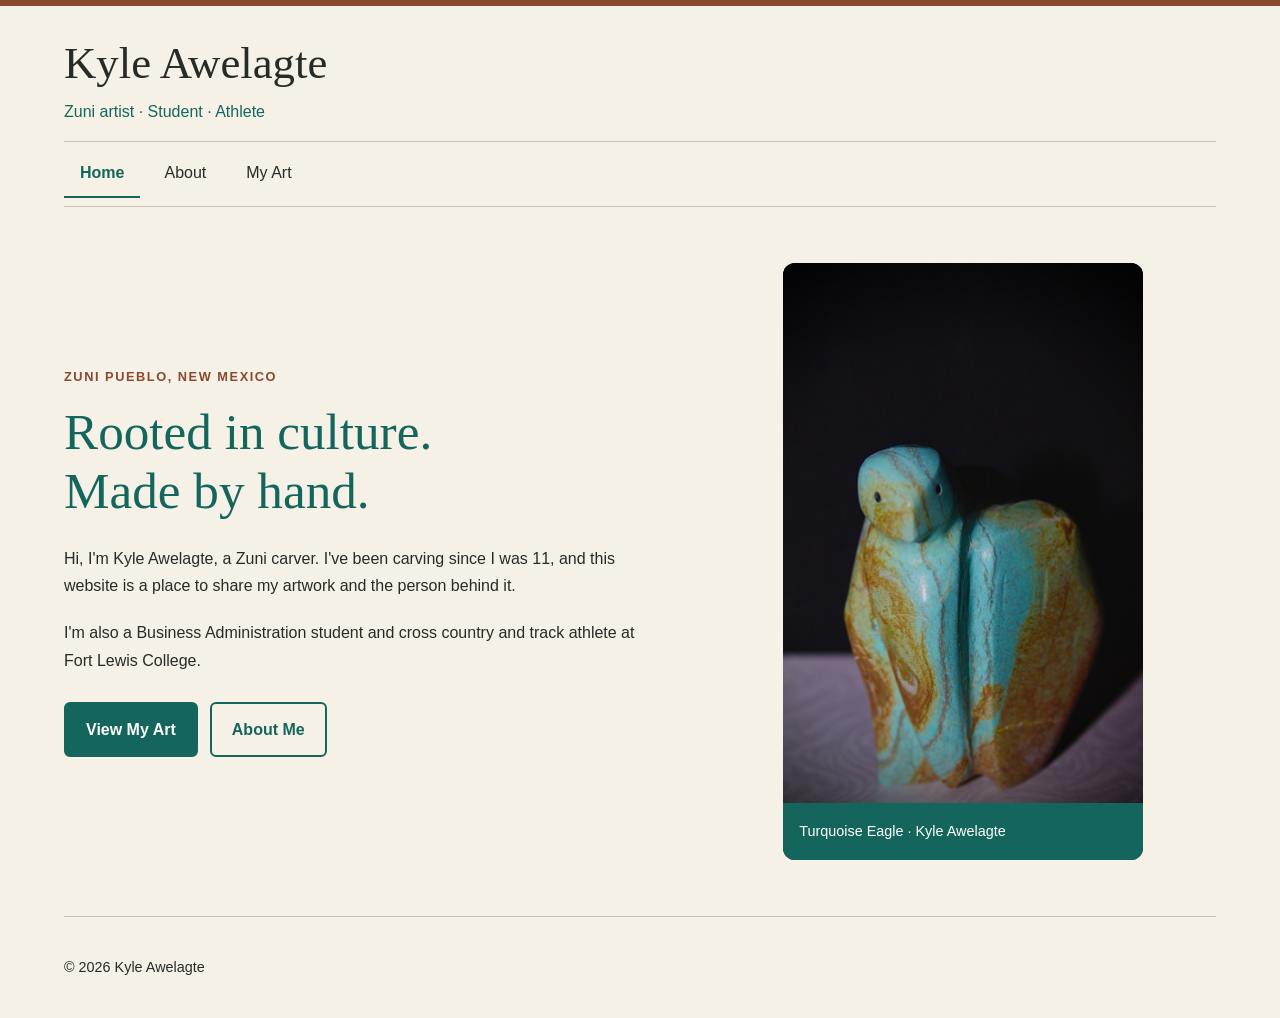
<file: index.html>
<!DOCTYPE html>
<html lang="en">
<head>
  <meta charset="utf-8">

  <meta name="viewport"
        content="width=device-width, initial-scale=1.0">


  <title>Kyle Awelagte | Zuni Art &amp; Personal Portfolio</title>

  <meta name="description"
        content="Explore Kyle Awelagte's artwork, background,
                 and interests as a Zuni carver, student, and runner.">

  <link rel="stylesheet" href="styles.css">
</head>

<body>
  <a class="skip-link" href="#main-content">
    Skip to content
  </a>

  <div id="wrapper">

    <header>
      <h1>Kyle Awelagte</h1>
      <p>Zuni artist · Student · Athlete</p>
    </header>

<nav aria-label="Main navigation">
  <ul>
    <li><a href="index.html" aria-current="page">Home</a></li>
    <li><a href="about.html">About</a></li>
    <li><a href="art.html">My Art</a></li>
  </ul>
</nav>
    <main id="main-content" tabindex="-1">

  
  <section class="home-hero">

    <div class="hero-copy">
      <p class="eyebrow">Zuni Pueblo, New Mexico</p>

      <h2>Rooted in culture. Made by hand.</h2>

      <p>
        Hi, I'm Kyle Awelagte, a Zuni carver.
        I've been carving since I was 11, and this
        website is a place to share my artwork
        and the person behind it.
      </p>

      <p>
        I'm also a Business Administration student
        and cross country and track athlete at
        Fort Lewis College.
      </p>

      <div class="hero-actions">
        <a class="button" href="art.html">
          View My Art
        </a>

        <a class="button button-secondary" href="about.html">
          About Me
        </a>
      </div>
    </div>

    
    <figure class="hero-art">
      <img
        src="images/carving-1.jpeg"
        alt="Turquoise eagle carving with blue-green color, golden-brown markings, and dark eyes."
        width="724"
        height="1086">

      <figcaption>
        Turquoise Eagle · Kyle Awelagte
      </figcaption>
    </figure>

  </section>

</main>
    <footer>
      <p>&copy; 2026 Kyle Awelagte</p>
    </footer>

    </div>
</body>
</html>
</file>
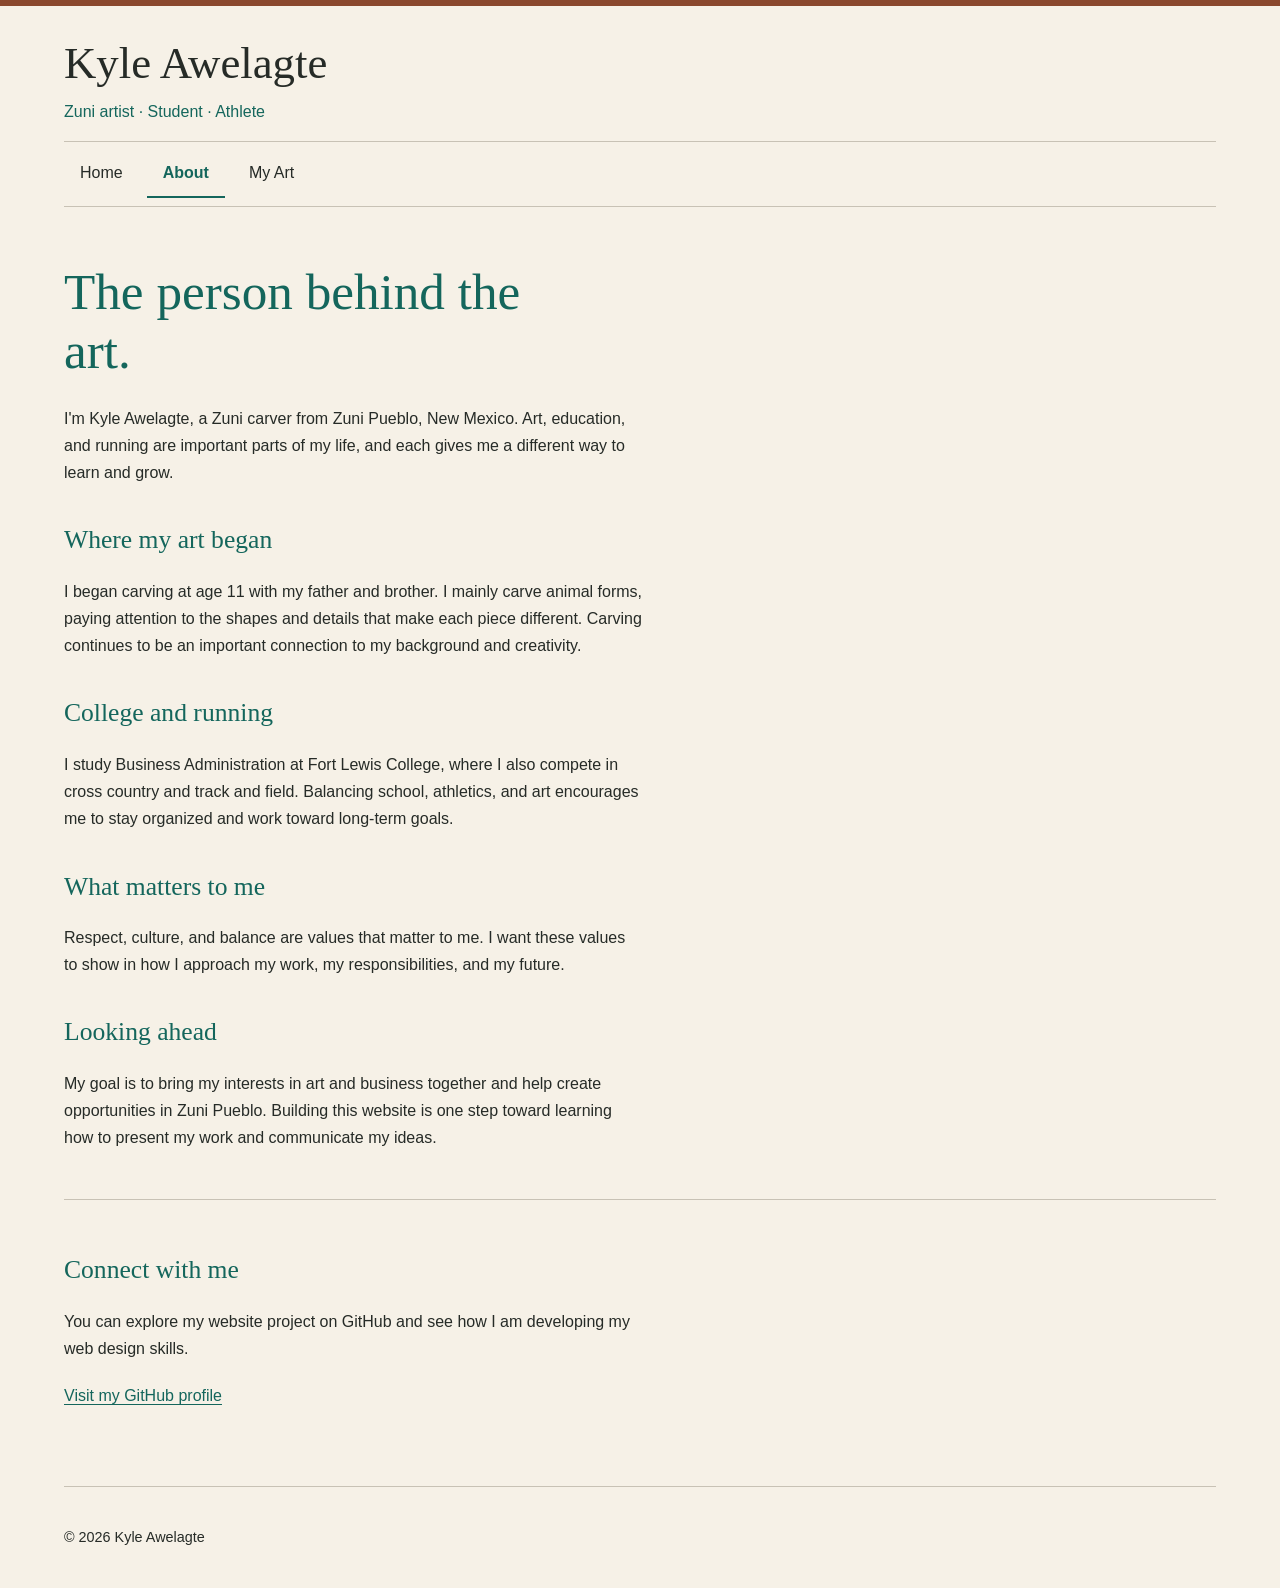
<file: about.html>
<!DOCTYPE html>
<html lang="en">
<head>
  <meta charset="utf-8">

  <meta name="viewport"
        content="width=device-width, initial-scale=1.0">

  <title>About | Kyle Awelagte</title>

  <meta name="description"
        content="Learn about Kyle Awelagte's background in Zuni
                 carving, business studies, athletics, and future goals.">

  <link rel="stylesheet" href="styles.css">
</head>

<body>
  
<a class="skip-link" href="#main-content">
  Skip to content
</a>
  <div id="wrapper">

    <header>
      <h1>Kyle Awelagte</h1>
      <p>Zuni artist · Student · Athlete</p>
    </header>

    
    <nav aria-label="Main navigation">
      <ul>
        <li><a href="index.html">Home</a></li>
        <li><a href="about.html" aria-current="page">About</a></li>
        <li><a href="art.html">My Art</a></li>
      </ul>
    </nav>

    <main id="main-content" tabindex="-1">
      
      <section>
        <h2>The person behind the art.</h2>

        <p>
          I'm Kyle Awelagte, a Zuni carver from Zuni Pueblo,
          New Mexico. Art, education, and running are important
          parts of my life, and each gives me a different way
          to learn and grow.
        </p>

        <h3>Where my art began</h3>

        <p>
          I began carving at age 11 with my father and brother.
          I mainly carve animal forms, paying attention to
          the shapes and details that make each piece different.
          Carving continues to be an important connection
          to my background and creativity.
        </p>

        <h3>College and running</h3>

        <p>
          I study Business Administration at Fort Lewis College,
          where I also compete in cross country and track and field.
          Balancing school, athletics, and art encourages me
          to stay organized and work toward long-term goals.
        </p>

        <h3>What matters to me</h3>

        <p>
          Respect, culture, and balance are values that matter
          to me. I want these values to show in how I approach
          my work, my responsibilities, and my future.
        </p>

        <h3>Looking ahead</h3>

        <p>
          My goal is to bring my interests in art and business
          together and help create opportunities in Zuni Pueblo.
          Building this website is one step toward learning
          how to present my work and communicate my ideas.
        </p>
      </section>

      
      <section id="contact">
        <h3>Connect with me</h3>

        <p>
          You can explore my website project on GitHub
          and see how I am developing my web design skills.
        </p>

        <p>
          <a href="https://github.com/KyleAwelagte">
            Visit my GitHub profile
          </a>
        </p>
      </section>
    </main>

    <footer>
      <p>&copy; 2026 Kyle Awelagte</p>
    </footer>

  </div>
</body>
</html>
</file>
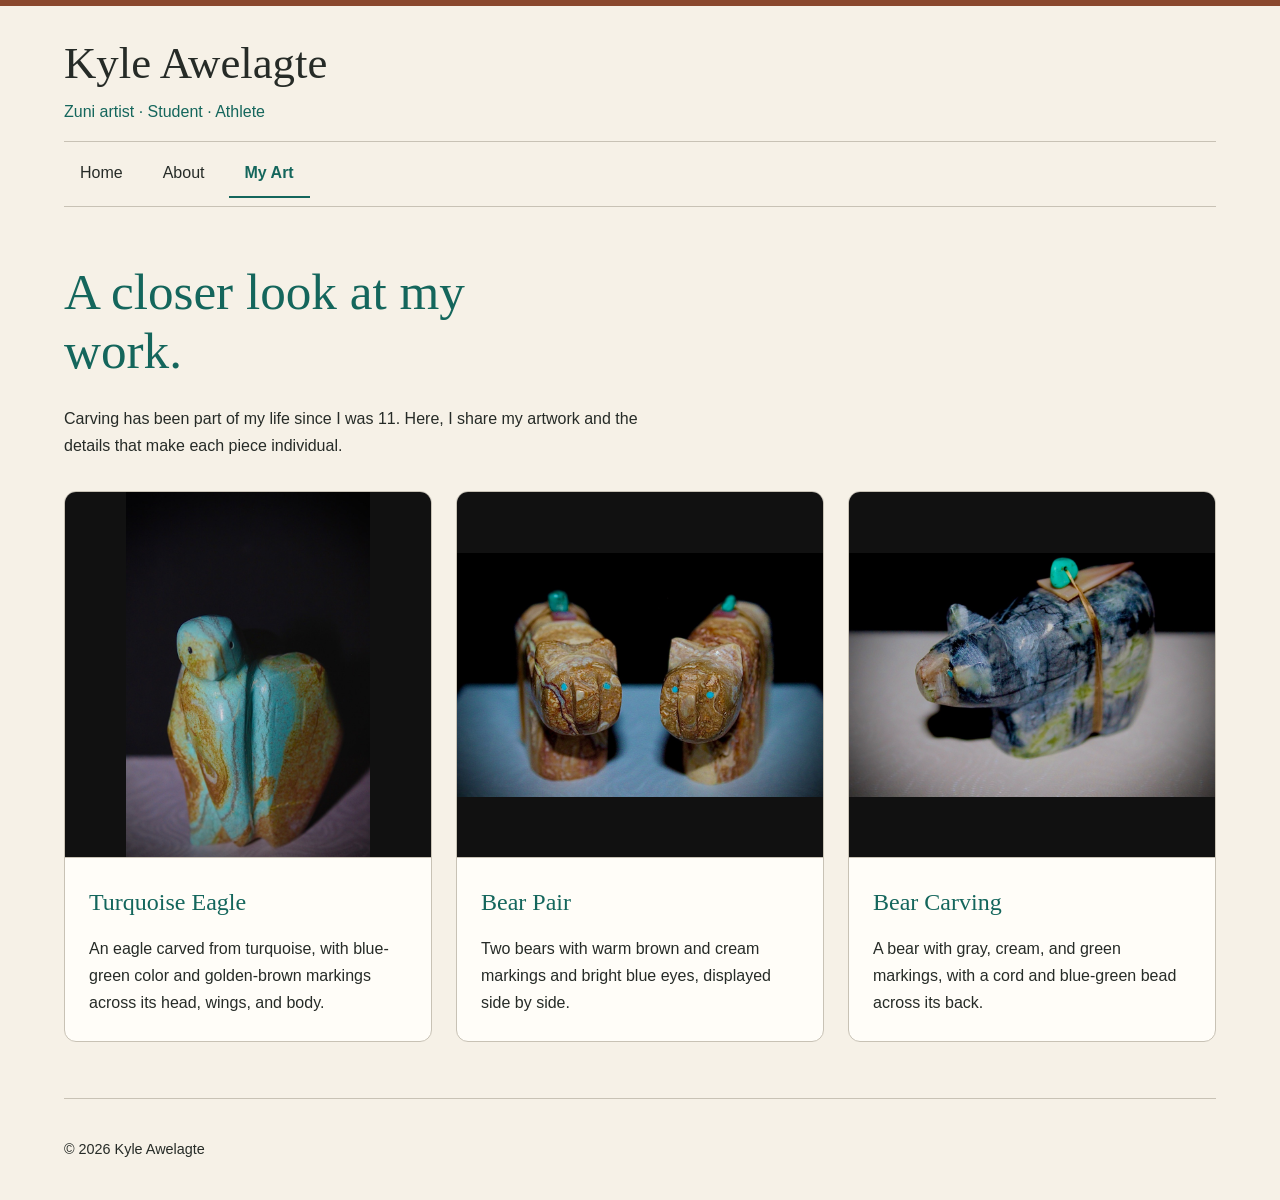
<file: art.html>
<!DOCTYPE html>
<html lang="en">
<head>
  <meta charset="utf-8">
  <meta name="viewport"
        content="width=device-width, initial-scale=1.0">

  <title>My Art | Kyle Awelagte</title>

  <meta name="description"
        content="Explore carvings by Kyle Awelagte,
                 a Zuni artist from Zuni Pueblo, New Mexico.">

  <link rel="stylesheet" href="styles.css">
</head>

<body>
  <a class="skip-link" href="#main-content">
    Skip to content
  </a>

  <div id="wrapper">

    <header>
      <h1>Kyle Awelagte</h1>
      <p>Zuni artist · Student · Athlete</p>
    </header>

    
    <nav aria-label="Main navigation">
      <ul>
        <li><a href="index.html">Home</a></li>
        <li><a href="about.html">About</a></li>
        <li><a href="art.html" aria-current="page">My Art</a></li>
      </ul>
    </nav>

<main id="main-content" tabindex="-1">
        <section>
        <h2>A closer look at my work.</h2>

        <p>
          Carving has been part of my life since I was 11.
          Here, I share my artwork and the details that
          make each piece individual.
        </p>

        
        <div class="art-gallery">

          <figure class="art-card">
            <img
  class="art-photo"
  src="images/carving-1.jpeg"
  alt="Blue-green carving with golden-brown markings, a rounded head, and dark eyes."
  width="724"
  height="1086">

            <figcaption>
  <h3>Turquoise Eagle</h3>
  
  <p>
    An eagle carved from turquoise, with blue-green color
    and golden-brown markings across its head, wings,
    and body.
  </p>
</figcaption>
          </figure>

          <figure class="art-card">
            <img
  class="art-photo"
  src="images/carving-2.jpeg"
alt="Turquoise eagle carving with blue-green color, golden-brown markings, and dark eyes."  width="1086"
  height="724"
  loading="lazy">

            <figcaption>
  <h3>Bear Pair</h3>
  <p>
    Two bears with warm brown and cream markings
    and bright blue eyes, displayed side by side.
  </p>
</figcaption>
          </figure>

          <figure class="art-card">
            <img
  class="art-photo"
  src="images/carving-3.jpeg"
alt="Two brown bear carvings with cream markings and bright blue eyes, facing forward."  width="1086"
  height="724"
  loading="lazy">

            <figcaption>
  <h3>Bear Carving</h3>
  <p>
    A bear with gray, cream, and green markings,
    with a cord and blue-green bead across its back.
  </p>
</figcaption>
          </figure>

        </div>
            </section>
    </main>

    <footer>
      <p>&copy; 2026 Kyle Awelagte</p>
    </footer>

  </div>
</body>
</html>
</file>
<file: styles.css>
:root {
  --background: #f6f1e7;
  --text: #262b27;
  --teal: #14665c;
  --clay: #8a482e;
  --border: #c8c2b5;
}

* {
  box-sizing: border-box;
}


body {
  margin: 0;
  background-color: var(--background);
  color: var(--text);
  font-family: Arial, Helvetica, sans-serif;
  font-size: 100%;
  line-height: 1.7;
  border-top: 6px solid var(--clay);
}

#wrapper {
  width: 90%;
  max-width: 1152px;
  margin: 0 auto;
}

header {
  padding: 2rem 0 1rem;
}

h1,
h2 {
  font-family: Georgia, "Times New Roman", serif;
  font-weight: normal;
  line-height: 1.15;
}

h1 {
  margin: 0;
  font-size: 2.8rem;
}

header p {
  margin: 0.5rem 0 0;
  color: var(--teal);
}


nav {
  border-top: 1px solid var(--border);
  border-bottom: 1px solid var(--border);
}

nav ul {
  display: flex;
  flex-wrap: wrap;
  gap: 0.5rem;
  list-style: none;
  margin: 0;
  padding: 0.5rem 0;
}

nav a {
  display: block;
  min-height: 44px;
  padding: 0.6rem 1rem;
  color: var(--text);
  text-decoration: none;
  border-bottom: 2px solid transparent;
}

nav a:hover,
nav a[aria-current="page"] {
  color: var(--teal);
  border-bottom-color: var(--teal);
}

nav a[aria-current="page"] {
  font-weight: bold;
}

main {
  padding: 3.5rem 0;
}

main h2 {
  max-width: 18ch;
  margin: 0 0 1.5rem;
  color: var(--teal);
  font-size: 3.2rem;
}

main p {
  max-width: 65ch;
  margin-bottom: 1.25rem;
}

img {
  max-width: 100%;
  height: auto;
}

footer {
  padding: 1.5rem 0;
  border-top: 1px solid var(--border);
  font-size: 0.9rem;
}


a:focus-visible {
  outline: 3px solid var(--clay);
  outline-offset: 4px;
}


@media (max-width: 600px) {
  h1 {
    font-size: 2.2rem;
  }

  main h2 {
    font-size: 2.4rem;
  }

  main {
    padding: 2.5rem 0;
  }
}

main h3 {
  margin: 2rem 0 0.75rem;
  color: var(--teal);
  font-family: Georgia, "Times New Roman", serif;
  font-size: 1.6rem;
  font-weight: normal;
}


main a {
  color: var(--teal);
  text-underline-offset: 0.2em;
}


#contact {
  margin-top: 3rem;
  padding-top: 1rem;
  border-top: 1px solid var(--border);
}

.art-gallery {
  display: grid;
  grid-template-columns: minmax(0, 1fr);
  gap: 1.5rem;
  margin-top: 2rem;
}


.art-card {
  margin: 0;
  overflow: hidden;
  background-color: #fffdf8;
  border: 1px solid var(--border);
  border-radius: 12px;
}


.photo-placeholder {
  display: grid;
  place-items: center;
  aspect-ratio: 4 / 3;
  padding: 1rem;
  background-color: #e8dece;
  color: var(--teal);
  border-bottom: 1px solid var(--border);
}

.photo-placeholder span {
  font-family: Georgia, "Times New Roman", serif;
  font-size: 2rem;
}


.art-card figcaption {
  padding: 1.5rem;
}

.art-card h3 {
  margin: 0 0 0.5rem;
  font-size: 1.5rem;
}

.art-card p {
  margin: 0.75rem 0 0;
}

.art-card .art-material {
  color: var(--clay);
  font-size: 0.9rem;
}


@media (min-width: 600px) {
  .art-gallery {
    grid-template-columns: repeat(2, minmax(0, 1fr));
  }
}


@media (min-width: 1024px) {
  .art-gallery {
    grid-template-columns: repeat(3, minmax(0, 1fr));
  }
}

.art-photo {
  display: block;
  width: 100%;
  height: auto;
  aspect-ratio: 1 / 1;
  object-fit: contain;
  background-color: #111111;
  border-bottom: 1px solid var(--border);
}
.home-hero {
  display: grid;
  align-items: center;
  gap: 2.5rem;
}

.home-hero h2 {
  max-width: 16ch;
}

.eyebrow {
  margin: 0 0 1rem;
  color: var(--clay);
  font-size: 0.8rem;
  font-weight: bold;
  letter-spacing: 0.12em;
  text-transform: uppercase;
}

.hero-actions {
  display: flex;
  flex-wrap: wrap;
  gap: 0.75rem;
  margin-top: 1.75rem;
}

.button {
  display: inline-block;
  min-height: 44px;
  padding: 0.75rem 1.25rem;
  background-color: var(--teal);
  color: #ffffff;
  border: 2px solid var(--teal);
  border-radius: 6px;
  font-weight: bold;
  text-decoration: none;
}

.button-secondary {
  background-color: transparent;
  color: var(--teal);
}

.button:hover {
  background-color: #0f4d46;
  border-color: #0f4d46;
  color: #ffffff;
}

.hero-art {
  width: 100%;
  max-width: 360px;
  margin: 0 auto;
  overflow: hidden;
  background-color: #111111;
  border-radius: 12px;
}

.hero-art img {
  display: block;
  width: 100%;
  height: auto;
}

.hero-art figcaption {
  padding: 1rem;
  background-color: var(--teal);
  color: #ffffff;
  font-size: 0.9rem;
}

@media (min-width: 900px) {
  .home-hero {
    grid-template-columns: minmax(0, 1.2fr) minmax(0, 1fr);
  }
}
.skip-link {
  position: fixed;
  top: 1rem;
  left: 1rem;
  z-index: 1000;
  transform: translateY(-200%);
  padding: 0.75rem 1rem;
  background-color: var(--text);
  color: var(--background);
  border-radius: 6px;
  font-weight: bold;
}

.skip-link:focus {
  transform: translateY(0);
}

main:focus-visible {
  outline: 3px solid var(--teal);
  outline-offset: 6px;
}
</file>
